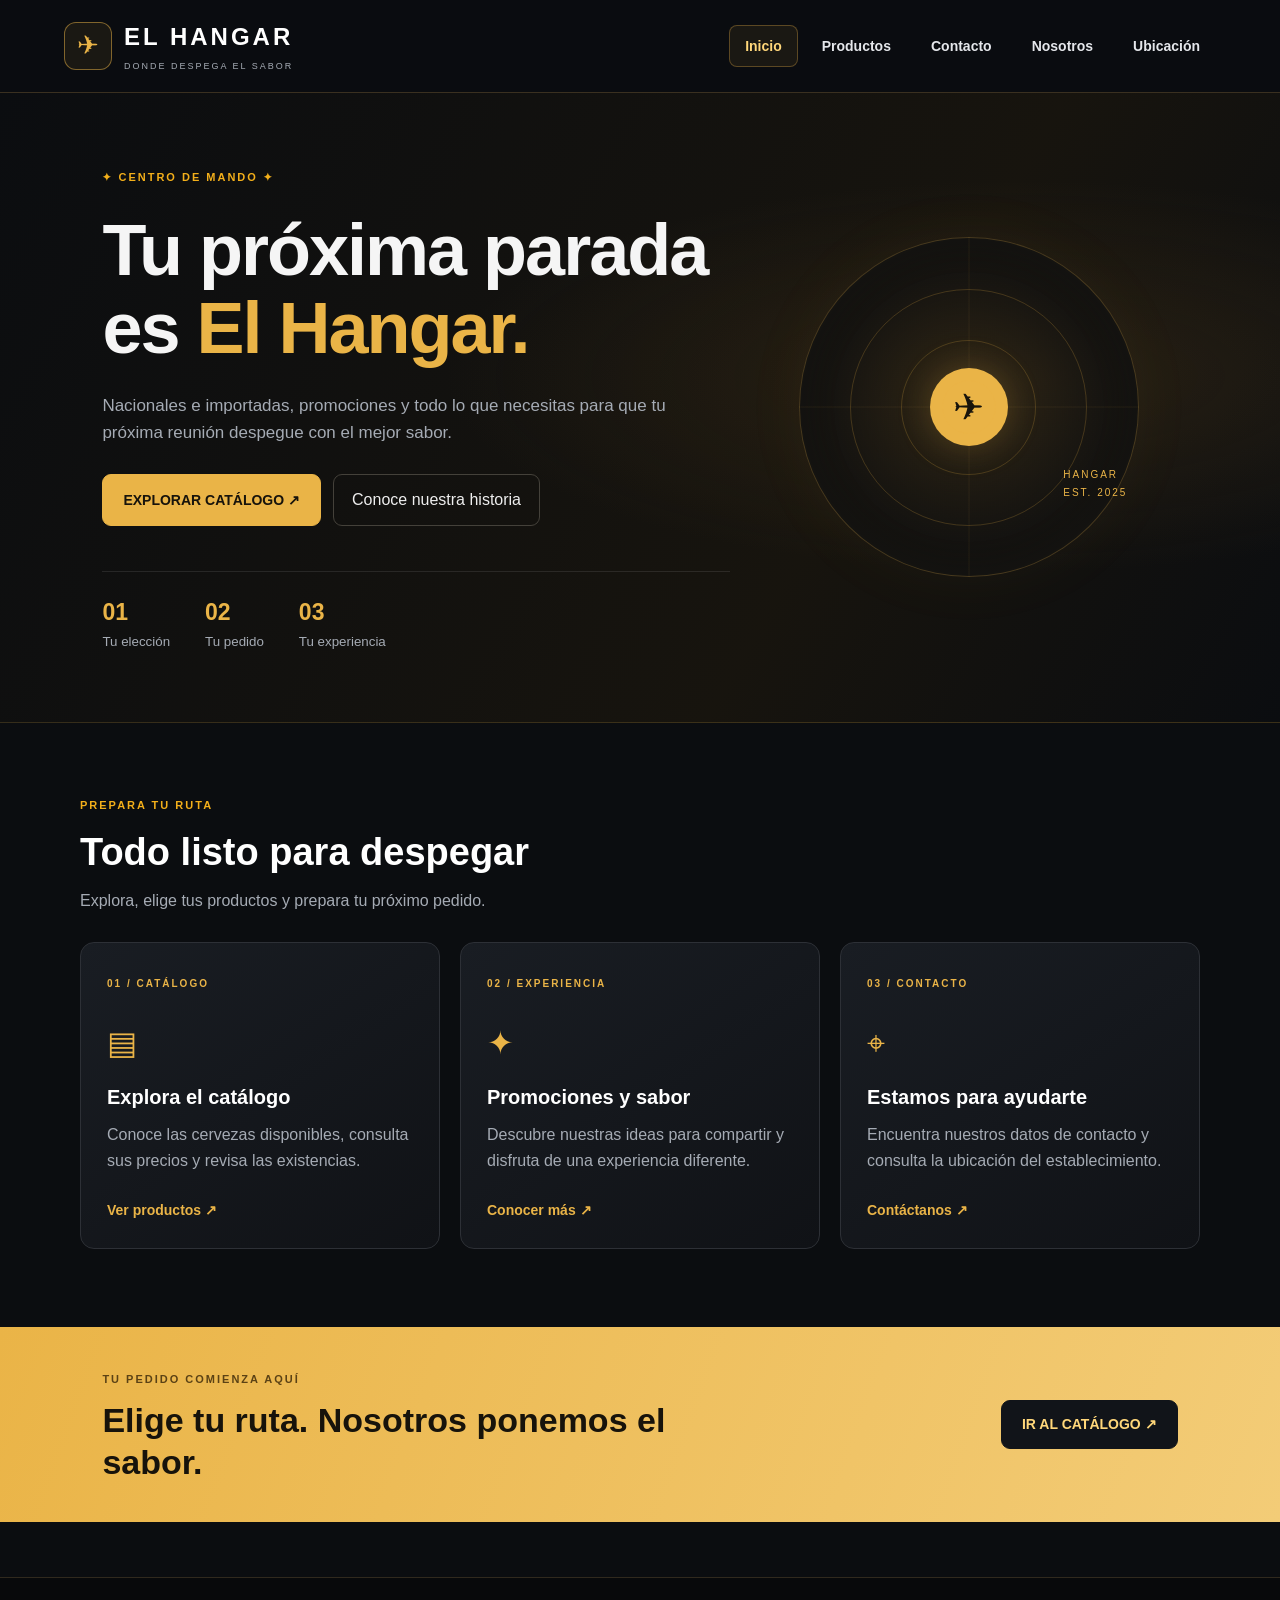
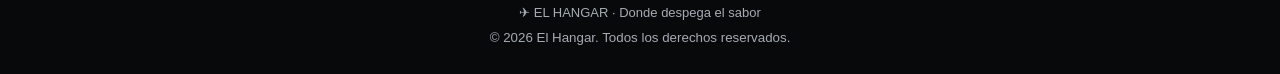
<file: frontend/index.html>
<!DOCTYPE html>
<html lang="es">
<head>
    <meta charset="UTF-8">
    <meta name="viewport" content="width=device-width, initial-scale=1.0">
    <title>El Hangar | Donde despega el sabor</title>
    <link rel="stylesheet" href="css/style.css">
</head>
<body>

<header class="encabezado">
    <a class="marca" href="index.html">
        <span class="marca-icono">✈</span>
        <span>
            <strong>EL HANGAR</strong>
            <small>DONDE DESPEGA EL SABOR</small>
        </span>
    </a>

    <nav>
        <a class="activo" href="index.html">Inicio</a>
        <a href="productos.html">Productos</a>
        <a href="contacto.html">Contacto</a>
        <a href="acerca.html">Nosotros</a>
        <a href="mapa.html">Ubicación</a>
    </nav>
</header>

<main>
    <section class="portada">
        <div class="portada-contenido">
            <span class="etiqueta">✦ CENTRO DE MANDO ✦</span>
            <h1>Tu próxima parada<br>es <span>El Hangar.</span></h1>
            <p>
                Nacionales e importadas, promociones y todo lo que necesitas
                para que tu próxima reunión despegue con el mejor sabor.
            </p>
            <div class="portada-botones">
                <a class="boton" href="productos.html">EXPLORAR CATÁLOGO ↗</a>
                <a class="boton-secundario" href="acerca.html">Conoce nuestra historia</a>
            </div>
            <div class="portada-datos">
                <div><strong>01</strong><small>Tu elección</small></div>
                <div><strong>02</strong><small>Tu pedido</small></div>
                <div><strong>03</strong><small>Tu experiencia</small></div>
            </div>
        </div>
        <div class="portada-decoracion">
            <div class="circulo-radar">
                <div class="radar-anillo anillo-1"></div>
                <div class="radar-anillo anillo-2"></div>
                <div class="radar-anillo anillo-3"></div>
                <div class="radar-centro">✈</div>
                <span class="radar-texto">HANGAR<br>EST. 2025</span>
            </div>
        </div>
    </section>

    <section class="contenedor seccion-inicio">
        <div class="titulo-seccion">
            <span class="etiqueta">PREPARA TU RUTA</span>
            <h2>Todo listo para despegar</h2>
            <p>Explora, elige tus productos y prepara tu próximo pedido.</p>
        </div>

        <div class="tarjetas tarjetas-modernas">
            <article class="tarjeta">
                <span class="numero-tarjeta">01 / CATÁLOGO</span>
                <div class="icono-tarjeta">▤</div>
                <h3>Explora el catálogo</h3>
                <p>Conoce las cervezas disponibles, consulta sus precios y revisa las existencias.</p>
                <a href="productos.html">Ver productos ↗</a>
            </article>

            <article class="tarjeta">
                <span class="numero-tarjeta">02 / EXPERIENCIA</span>
                <div class="icono-tarjeta">✦</div>
                <h3>Promociones y sabor</h3>
                <p>Descubre nuestras ideas para compartir y disfruta de una experiencia diferente.</p>
                <a href="acerca.html">Conocer más ↗</a>
            </article>

            <article class="tarjeta">
                <span class="numero-tarjeta">03 / CONTACTO</span>
                <div class="icono-tarjeta">⌖</div>
                <h3>Estamos para ayudarte</h3>
                <p>Encuentra nuestros datos de contacto y consulta la ubicación del establecimiento.</p>
                <a href="contacto.html">Contáctanos ↗</a>
            </article>
        </div>
    </section>

    <section class="franja-dorada">
        <div>
            <span class="etiqueta">TU PEDIDO COMIENZA AQUÍ</span>
            <h2>Elige tu ruta. Nosotros ponemos el sabor.</h2>
        </div>
        <a class="boton boton-oscuro" href="productos.html">IR AL CATÁLOGO ↗</a>
    </section>
</main>

<footer>
    <p>✈ EL HANGAR · Donde despega el sabor</p>
    <small>© 2026 El Hangar. Todos los derechos reservados.</small>
</footer>

</body>
</html>
</file>
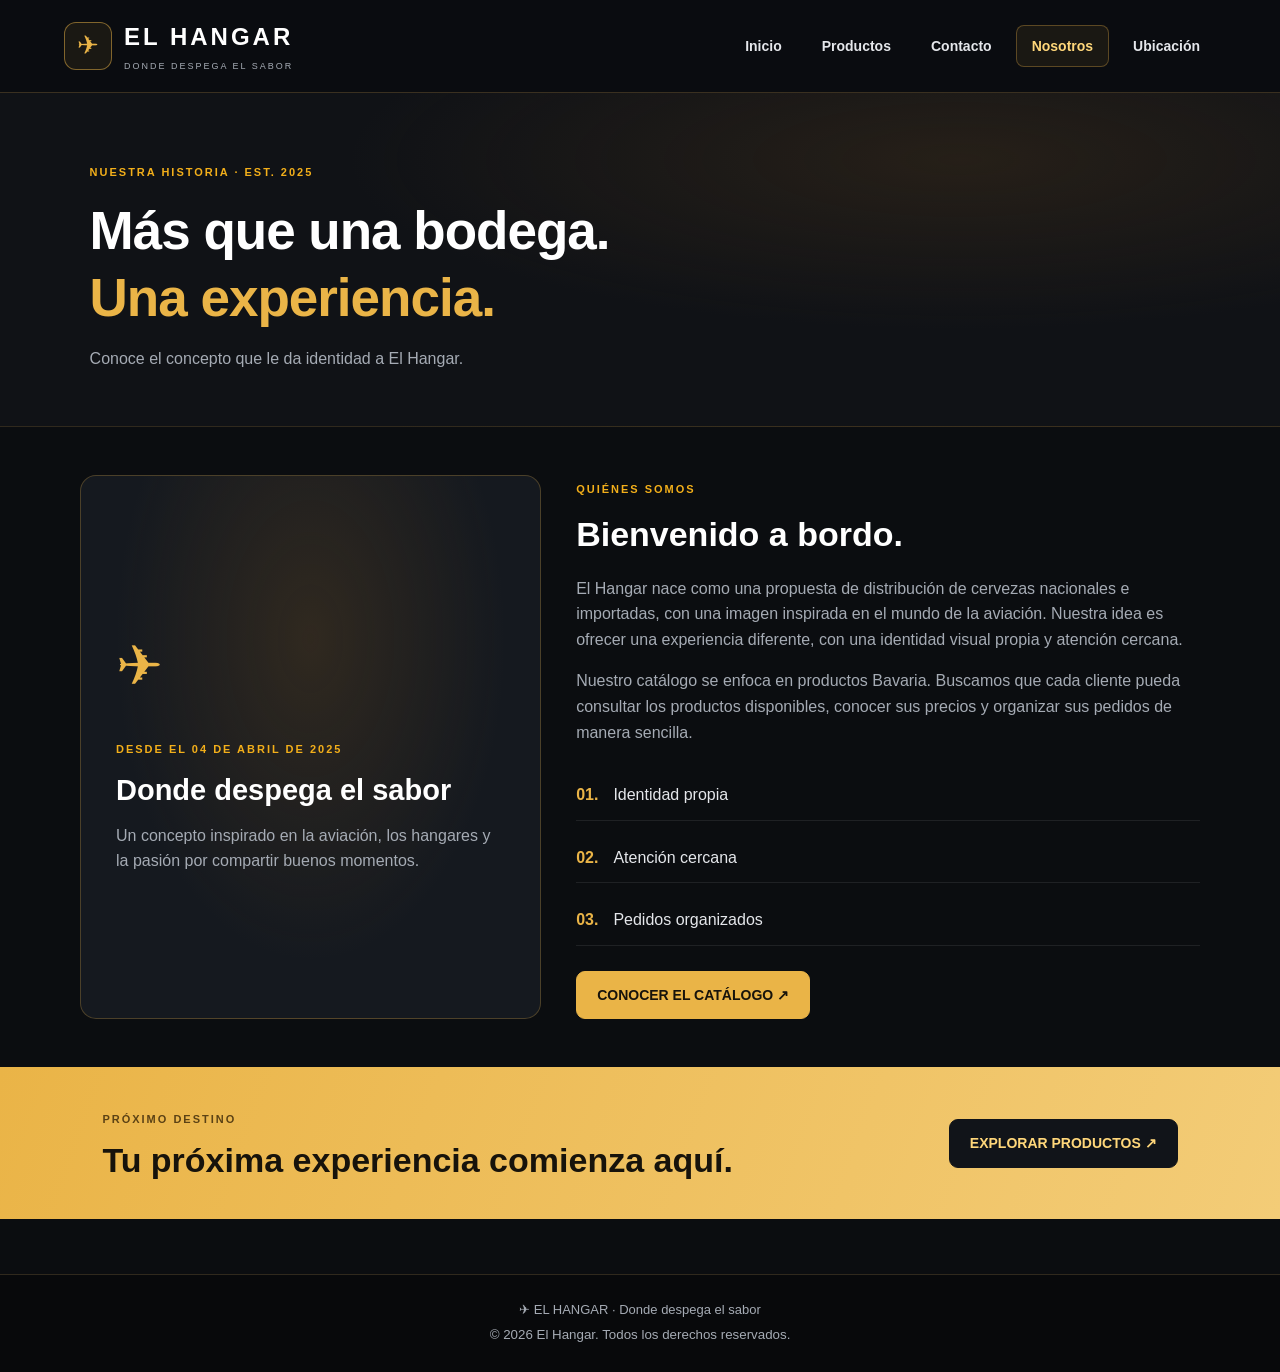
<file: frontend/acerca.html>
<!DOCTYPE html>
<html lang="es">
<head>
    <meta charset="UTF-8">
    <meta name="viewport" content="width=device-width, initial-scale=1.0">
    <title>Nosotros | El Hangar</title>
    <link rel="stylesheet" href="css/style.css">
</head>
<body>

<header class="encabezado">
    <a class="marca" href="index.html">
        <span class="marca-icono">✈</span>
        <span><strong>EL HANGAR</strong><small>DONDE DESPEGA EL SABOR</small></span>
    </a>
    <nav>
        <a href="index.html">Inicio</a>
        <a href="productos.html">Productos</a>
        <a href="contacto.html">Contacto</a>
        <a class="activo" href="acerca.html">Nosotros</a>
        <a href="mapa.html">Ubicación</a>
    </nav>
</header>

<main>
    <section class="cabecera-pagina">
        <span class="etiqueta">NUESTRA HISTORIA · EST. 2025</span>
        <h1>Más que una bodega.<br><span>Una experiencia.</span></h1>
        <p>Conoce el concepto que le da identidad a El Hangar.</p>
    </section>

    <section class="contenedor historia-layout">
        <div class="historia-destacada">
            <span class="historia-icono">✈</span>
            <span class="texto-superior">DESDE EL 04 DE ABRIL DE 2025</span>
            <h2>Donde despega el sabor</h2>
            <p>Un concepto inspirado en la aviación, los hangares y la pasión por compartir buenos momentos.</p>
        </div>

        <div class="historia-texto">
            <span class="etiqueta">QUIÉNES SOMOS</span>
            <h2>Bienvenido a bordo.</h2>
            <p>
                El Hangar nace como una propuesta de distribución de cervezas
                nacionales e importadas, con una imagen inspirada en el mundo
                de la aviación. Nuestra idea es ofrecer una experiencia
                diferente, con una identidad visual propia y atención cercana.
            </p>
            <p>
                Nuestro catálogo se enfoca en productos Bavaria. Buscamos que
                cada cliente pueda consultar los productos disponibles,
                conocer sus precios y organizar sus pedidos de manera sencilla.
            </p>

            <div class="valores">
                <div><strong>01.</strong><span>Identidad propia</span></div>
                <div><strong>02.</strong><span>Atención cercana</span></div>
                <div><strong>03.</strong><span>Pedidos organizados</span></div>
            </div>

            <a class="boton" href="productos.html">CONOCER EL CATÁLOGO ↗</a>
        </div>
    </section>

    <section class="franja-dorada">
        <div>
            <span class="etiqueta">PRÓXIMO DESTINO</span>
            <h2>Tu próxima experiencia comienza aquí.</h2>
        </div>
        <a class="boton boton-oscuro" href="productos.html">EXPLORAR PRODUCTOS ↗</a>
    </section>
</main>

<footer>
    <p>✈ EL HANGAR · Donde despega el sabor</p>
    <small>© 2026 El Hangar. Todos los derechos reservados.</small>
</footer>

</body>
</html>
</file>
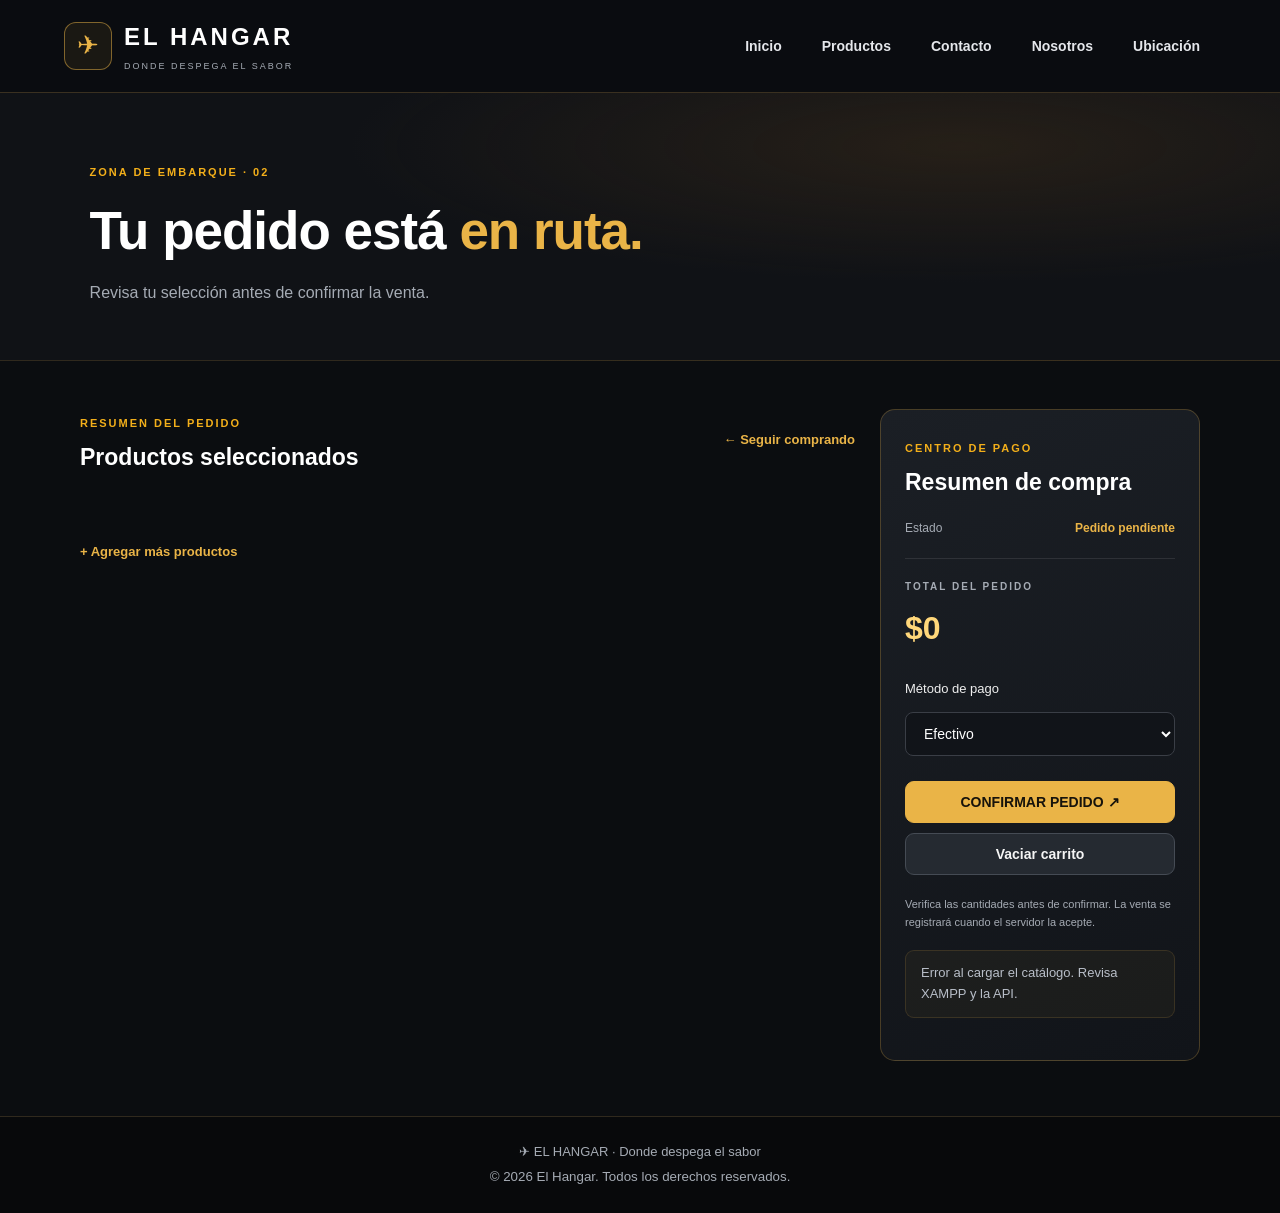
<file: frontend/carrito.html>
<!DOCTYPE html>
<html lang="es">
<head>
    <meta charset="UTF-8">
    <meta name="viewport" content="width=device-width, initial-scale=1.0">
    <title>Tu pedido | El Hangar</title>
    <link rel="stylesheet" href="css/style.css">
</head>
<body>

<header class="encabezado">
    <a class="marca" href="index.html">
        <span class="marca-icono">✈</span>
        <span><strong>EL HANGAR</strong><small>DONDE DESPEGA EL SABOR</small></span>
    </a>
    <nav>
        <a href="index.html">Inicio</a>
        <a href="productos.html">Productos</a>
        <a href="contacto.html">Contacto</a>
        <a href="acerca.html">Nosotros</a>
        <a href="mapa.html">Ubicación</a>
    </nav>
</header>

<main>
    <section class="cabecera-pagina">
        <span class="etiqueta">ZONA DE EMBARQUE · 02</span>
        <h1>Tu pedido está <span>en ruta.</span></h1>
        <p>Revisa tu selección antes de confirmar la venta.</p>
    </section>

    <section class="contenedor carrito-layout">
        <div class="carrito-principal">
            <div class="titulo-carrito">
                <div>
                    <span class="texto-superior">RESUMEN DEL PEDIDO</span>
                    <h2>Productos seleccionados</h2>
                </div>
                <a class="enlace-volver" href="productos.html">← Seguir comprando</a>
            </div>

            <div id="resumen-carrito"></div>

            <div class="volver-catalogo">
                <a href="productos.html">+ Agregar más productos</a>
            </div>
        </div>

        <aside class="resumen-pago">
            <span class="texto-superior">CENTRO DE PAGO</span>
            <h2>Resumen de compra</h2>

            <div class="fila-resumen">
                <span>Estado</span>
                <strong>Pedido pendiente</strong>
            </div>

            <div class="separador"></div>

            <div class="total-label">TOTAL DEL PEDIDO</div>
            <div id="total-carrito">$0</div>

            <label for="metodo-pago">Método de pago</label>
            <select id="metodo-pago">
                <option value="Efectivo">Efectivo</option>
                <option value="Transferencia">Transferencia</option>
            </select>

            <button id="confirmar-venta" class="boton-confirmar" type="button">
                CONFIRMAR PEDIDO ↗
            </button>

            <button id="vaciar-carrito" class="boton-vaciar" type="button">
                Vaciar carrito
            </button>

            <p class="nota-pago">Verifica las cantidades antes de confirmar. La venta se registrará cuando el servidor la acepte.</p>
            <p id="mensaje" role="status" aria-live="polite"></p>
        </aside>
    </section>
</main>

<footer>
    <p>✈ EL HANGAR · Donde despega el sabor</p>
    <small>© 2026 El Hangar. Todos los derechos reservados.</small>
</footer>

<script src="js/script.js"></script>
</body>
</html>
</file>
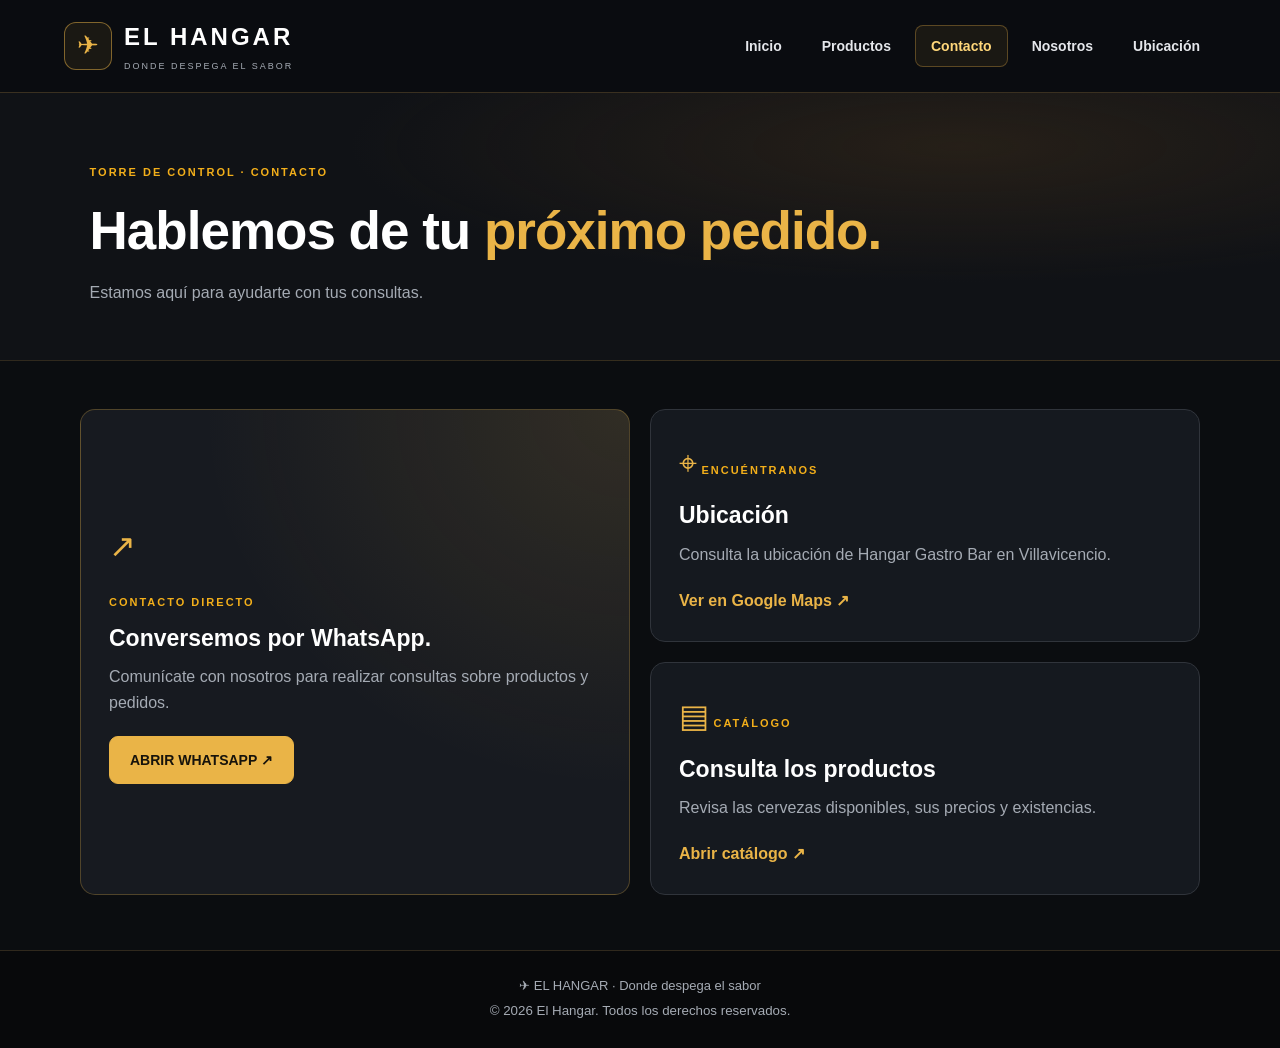
<file: frontend/contacto.html>
<!DOCTYPE html>
<html lang="es">
<head>
    <meta charset="UTF-8">
    <meta name="viewport" content="width=device-width, initial-scale=1.0">
    <title>Contacto | El Hangar</title>
    <link rel="stylesheet" href="css/style.css">
</head>
<body>

<header class="encabezado">
    <a class="marca" href="index.html">
        <span class="marca-icono">✈</span>
        <span><strong>EL HANGAR</strong><small>DONDE DESPEGA EL SABOR</small></span>
    </a>
    <nav>
        <a href="index.html">Inicio</a>
        <a href="productos.html">Productos</a>
        <a class="activo" href="contacto.html">Contacto</a>
        <a href="acerca.html">Nosotros</a>
        <a href="mapa.html">Ubicación</a>
    </nav>
</header>

<main>
    <section class="cabecera-pagina">
        <span class="etiqueta">TORRE DE CONTROL · CONTACTO</span>
        <h1>Hablemos de tu <span>próximo pedido.</span></h1>
        <p>Estamos aquí para ayudarte con tus consultas.</p>
    </section>

    <section class="contenedor">
        <div class="contacto-grid">
            <article class="contacto-card contacto-principal">
                <span class="icono-contacto">↗</span>
                <span class="texto-superior">CONTACTO DIRECTO</span>
                <h2>Conversemos por WhatsApp.</h2>
                <p>Comunícate con nosotros para realizar consultas sobre productos y pedidos.</p>
                <a class="boton" href="https://wa.me/573118098212" target="_blank" rel="noopener noreferrer">
                    ABRIR WHATSAPP ↗
                </a>
            </article>

            <article class="contacto-card">
                <span class="icono-contacto">⌖</span>
                <span class="texto-superior">ENCUÉNTRANOS</span>
                <h2>Ubicación</h2>
                <p>Consulta la ubicación de Hangar Gastro Bar en Villavicencio.</p>
                <a href="https://www.google.com/maps/search/?api=1&query=Hangar+Gastro+Bar+Villavicencio"
                   target="_blank" rel="noopener noreferrer">Ver en Google Maps ↗</a>
            </article>

            <article class="contacto-card">
                <span class="icono-contacto">▤</span>
                <span class="texto-superior">CATÁLOGO</span>
                <h2>Consulta los productos</h2>
                <p>Revisa las cervezas disponibles, sus precios y existencias.</p>
                <a href="productos.html">Abrir catálogo ↗</a>
            </article>
        </div>
    </section>
</main>

<footer>
    <p>✈ EL HANGAR · Donde despega el sabor</p>
    <small>© 2026 El Hangar. Todos los derechos reservados.</small>
</footer>

</body>
</html>
</file>
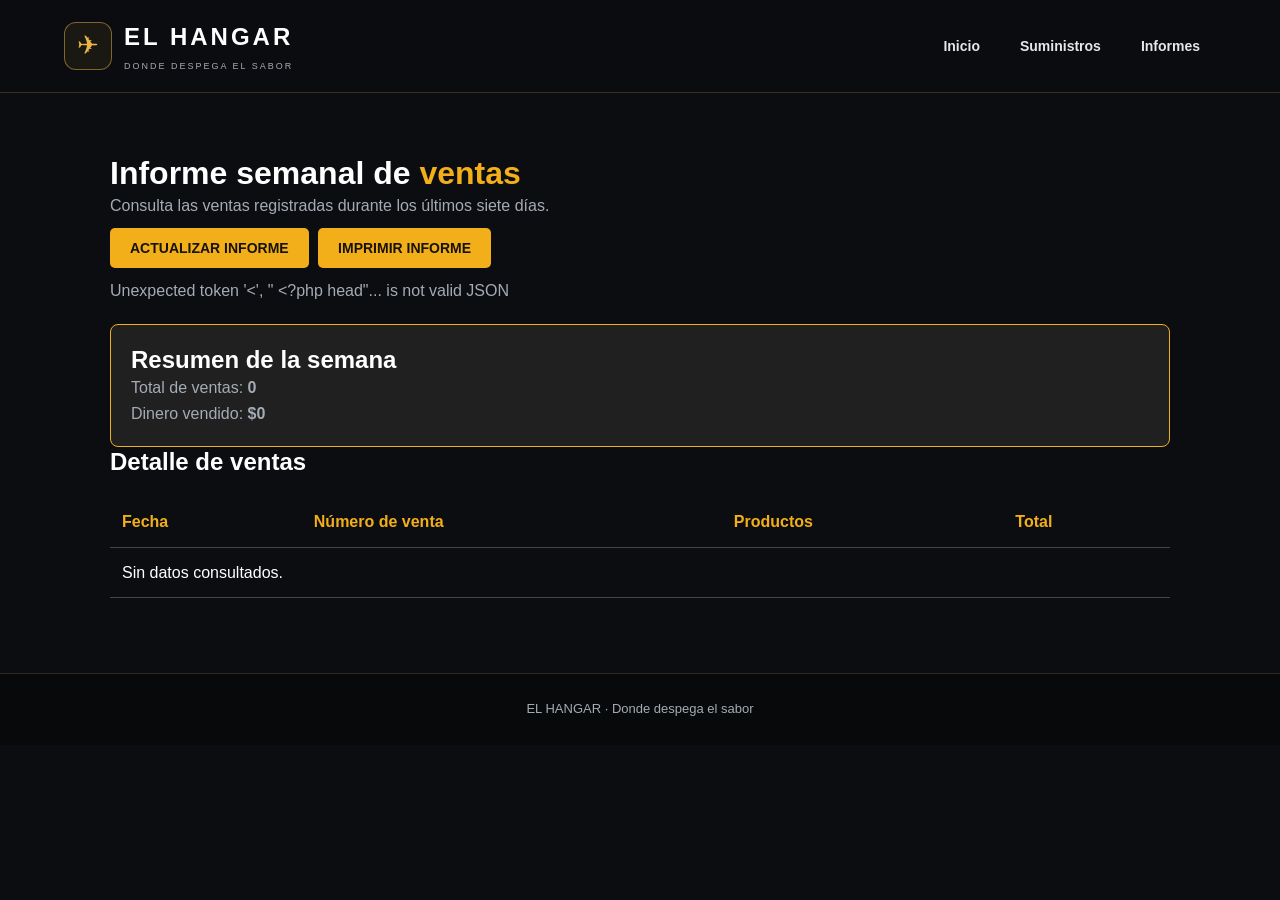
<file: frontend/informes.html>
<!DOCTYPE html>
<html lang="es">
<head>
    <meta charset="UTF-8">
    <meta name="viewport" content="width=device-width, initial-scale=1.0">
    <title>Informes semanales | El Hangar</title>
    <link rel="stylesheet" href="css/style.css">

    <style>
        .informe-contenido {
            max-width: 1100px;
            margin: 40px auto;
            padding: 20px;
            color: white;
        }

        .informe-contenido h1 span {
            color: #f3af1a;
        }

        .informe-boton {
            padding: 12px 20px;
            margin: 10px 5px 10px 0;
            background: #f3af1a;
            border: none;
            border-radius: 5px;
            font-weight: bold;
            cursor: pointer;
        }

        .informe-resumen {
            padding: 20px;
            margin-top: 20px;
            background: #202020;
            border: 1px solid #f3af1a;
            border-radius: 8px;
        }

        .tabla-contenedor {
            overflow-x: auto;
        }

        .informe-tabla {
            width: 100%;
            border-collapse: collapse;
            margin-top: 20px;
        }

        .informe-tabla th,
        .informe-tabla td {
            padding: 12px;
            border-bottom: 1px solid #444;
            text-align: left;
        }

        .informe-tabla th {
            color: #f3af1a;
        }

        @media print {
            header, footer, .informe-boton {
                display: none !important;
            }

            body, .informe-contenido {
                background: white !important;
                color: black !important;
            }

            .informe-resumen {
                background: white;
                color: black;
            }
        }
    </style>
</head>
<body>

<header class="encabezado">
    <a class="marca" href="index.html">
        <span class="marca-icono">✈</span>
        <span>
            <strong>EL HANGAR</strong>
            <small>DONDE DESPEGA EL SABOR</small>
        </span>
    </a>

    <nav>
        <a href="index.html">Inicio</a>
        <a href="productos.html">Suministros</a>
        <a href="informes.html">Informes</a>
    </nav>
</header>

<main class="informe-contenido">
    <h1>Informe semanal de <span>ventas</span></h1>
    <p>Consulta las ventas registradas durante los últimos siete días.</p>

    <button class="informe-boton" id="actualizar-informe">
        ACTUALIZAR INFORME
    </button>

    <button class="informe-boton" onclick="window.print()">
        IMPRIMIR INFORME
    </button>

    <p id="estado-informe">Presiona actualizar para consultar los datos.</p>

    <section class="informe-resumen">
        <h2>Resumen de la semana</h2>
        <p>Total de ventas: <strong id="numero-ventas">0</strong></p>
        <p>Dinero vendido: <strong id="dinero-vendido">$0</strong></p>
    </section>

    <h2>Detalle de ventas</h2>

    <div class="tabla-contenedor">
        <table class="informe-tabla">
            <thead>
                <tr>
                    <th>Fecha</th>
                    <th>Número de venta</th>
                    <th>Productos</th>
                    <th>Total</th>
                </tr>
            </thead>
            <tbody id="tabla-ventas">
                <tr>
                    <td colspan="4">Sin datos consultados.</td>
                </tr>
            </tbody>
        </table>
    </div>
</main>

<footer>
    <p>EL HANGAR · Donde despega el sabor</p>
</footer>

<script>
async function cargarInforme() {
    const estado = document.getElementById("estado-informe");
    const tabla = document.getElementById("tabla-ventas");

    estado.textContent = "Consultando ventas...";

    try {
        const respuesta = await fetch("../api/informe_semanal.php");
        const datos = await respuesta.json();

        if (!respuesta.ok || datos.error) {
            throw new Error(datos.error || "Error al consultar el informe.");
        }

        document.getElementById("numero-ventas").textContent =
            datos.total_ventas;

        document.getElementById("dinero-vendido").textContent =
            "$" + Number(datos.dinero_vendido).toLocaleString("es-CO");

        tabla.innerHTML = "";

        if (datos.ventas.length === 0) {
            tabla.innerHTML =
                '<tr><td colspan="4">No hay ventas registradas en los últimos siete días.</td></tr>';
        } else {
            datos.ventas.forEach(function(venta) {
                const fila = document.createElement("tr");

                const fecha = document.createElement("td");
                fecha.textContent = venta.fecha;

                const id = document.createElement("td");
                id.textContent = "#" + venta.id;

                const productos = document.createElement("td");
                productos.textContent = venta.productos;

                const total = document.createElement("td");
                total.textContent =
                    "$" + Number(venta.total).toLocaleString("es-CO");

                fila.append(fecha, id, productos, total);
                tabla.appendChild(fila);
            });
        }

        estado.textContent = "Informe actualizado correctamente.";

    } catch (error) {
        console.error(error);
        estado.textContent = error.message;
    }
}

document.getElementById("actualizar-informe")
    .addEventListener("click", cargarInforme);

cargarInforme();
</script>

</body>
</html>
</file>
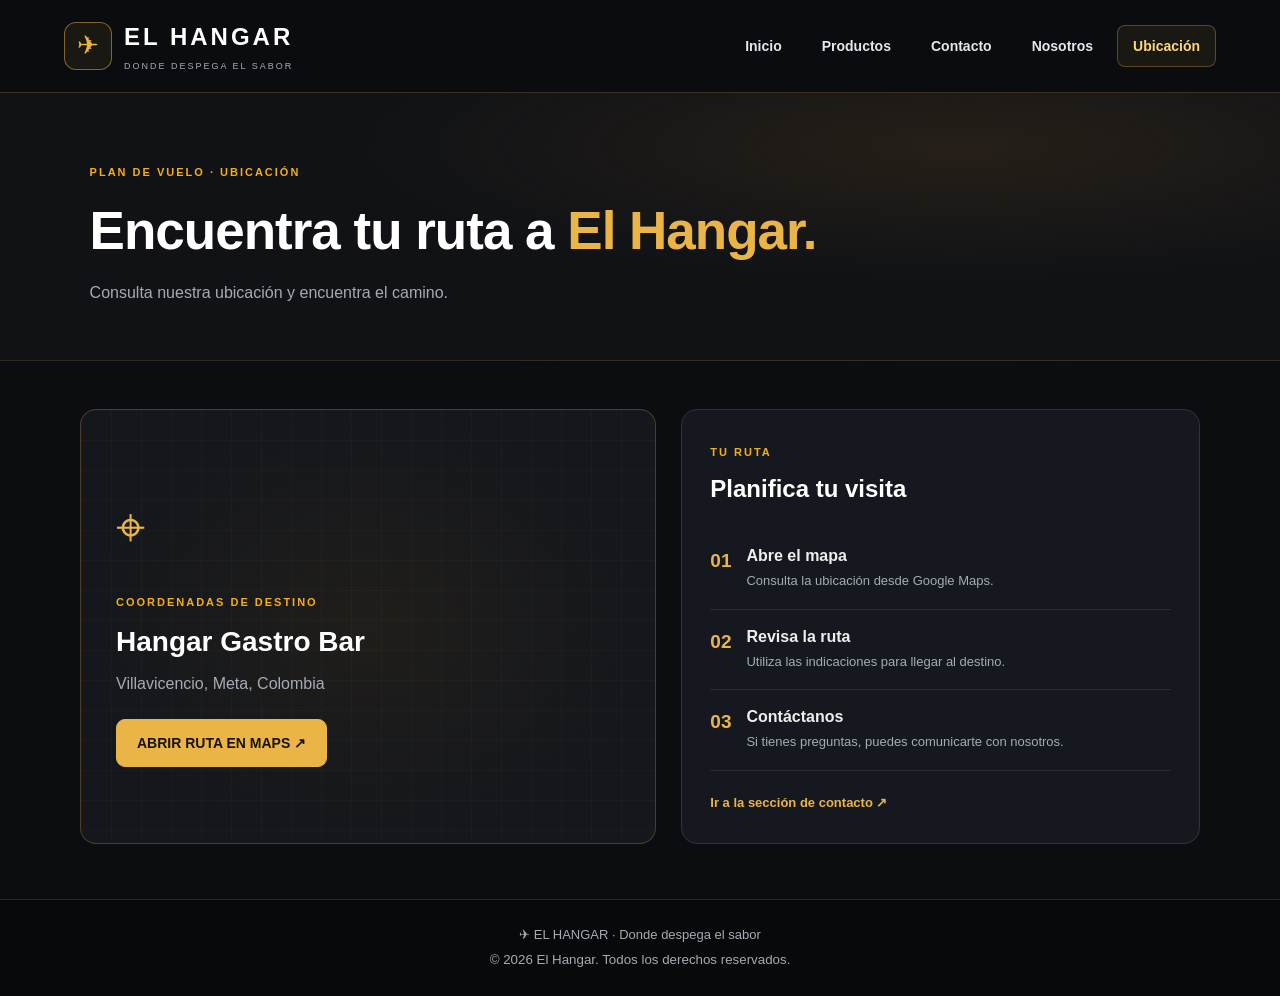
<file: frontend/mapa.html>
<!DOCTYPE html>
<html lang="es">
<head>
    <meta charset="UTF-8">
    <meta name="viewport" content="width=device-width, initial-scale=1.0">
    <title>Ubicación | El Hangar</title>
    <link rel="stylesheet" href="css/style.css">
</head>
<body>

<header class="encabezado">
    <a class="marca" href="index.html">
        <span class="marca-icono">✈</span>
        <span><strong>EL HANGAR</strong><small>DONDE DESPEGA EL SABOR</small></span>
    </a>
    <nav>
        <a href="index.html">Inicio</a>
        <a href="productos.html">Productos</a>
        <a href="contacto.html">Contacto</a>
        <a href="acerca.html">Nosotros</a>
        <a class="activo" href="mapa.html">Ubicación</a>
    </nav>
</header>

<main>
    <section class="cabecera-pagina">
        <span class="etiqueta">PLAN DE VUELO · UBICACIÓN</span>
        <h1>Encuentra tu ruta a <span>El Hangar.</span></h1>
        <p>Consulta nuestra ubicación y encuentra el camino.</p>
    </section>

    <section class="contenedor ubicacion-layout">
        <div class="mapa-panel">
            <div class="mapa-simbolo">⌖</div>
            <span class="etiqueta">COORDENADAS DE DESTINO</span>
            <h2>Hangar Gastro Bar</h2>
            <p>Villavicencio, Meta, Colombia</p>
            <a class="boton" href="https://www.google.com/maps/search/?api=1&query=Hangar+Gastro+Bar+Villavicencio"
               target="_blank" rel="noopener noreferrer">ABRIR RUTA EN MAPS ↗</a>
        </div>

        <div class="ruta-pasos">
            <span class="texto-superior">TU RUTA</span>
            <h2>Planifica tu visita</h2>

            <div class="paso-ruta">
                <strong>01</strong>
                <div><h3>Abre el mapa</h3><p>Consulta la ubicación desde Google Maps.</p></div>
            </div>

            <div class="paso-ruta">
                <strong>02</strong>
                <div><h3>Revisa la ruta</h3><p>Utiliza las indicaciones para llegar al destino.</p></div>
            </div>

            <div class="paso-ruta">
                <strong>03</strong>
                <div><h3>Contáctanos</h3><p>Si tienes preguntas, puedes comunicarte con nosotros.</p></div>
            </div>

            <a href="contacto.html">Ir a la sección de contacto ↗</a>
        </div>
    </section>
</main>

<footer>
    <p>✈ EL HANGAR · Donde despega el sabor</p>
    <small>© 2026 El Hangar. Todos los derechos reservados.</small>
</footer>

</body>
</html>
</file>
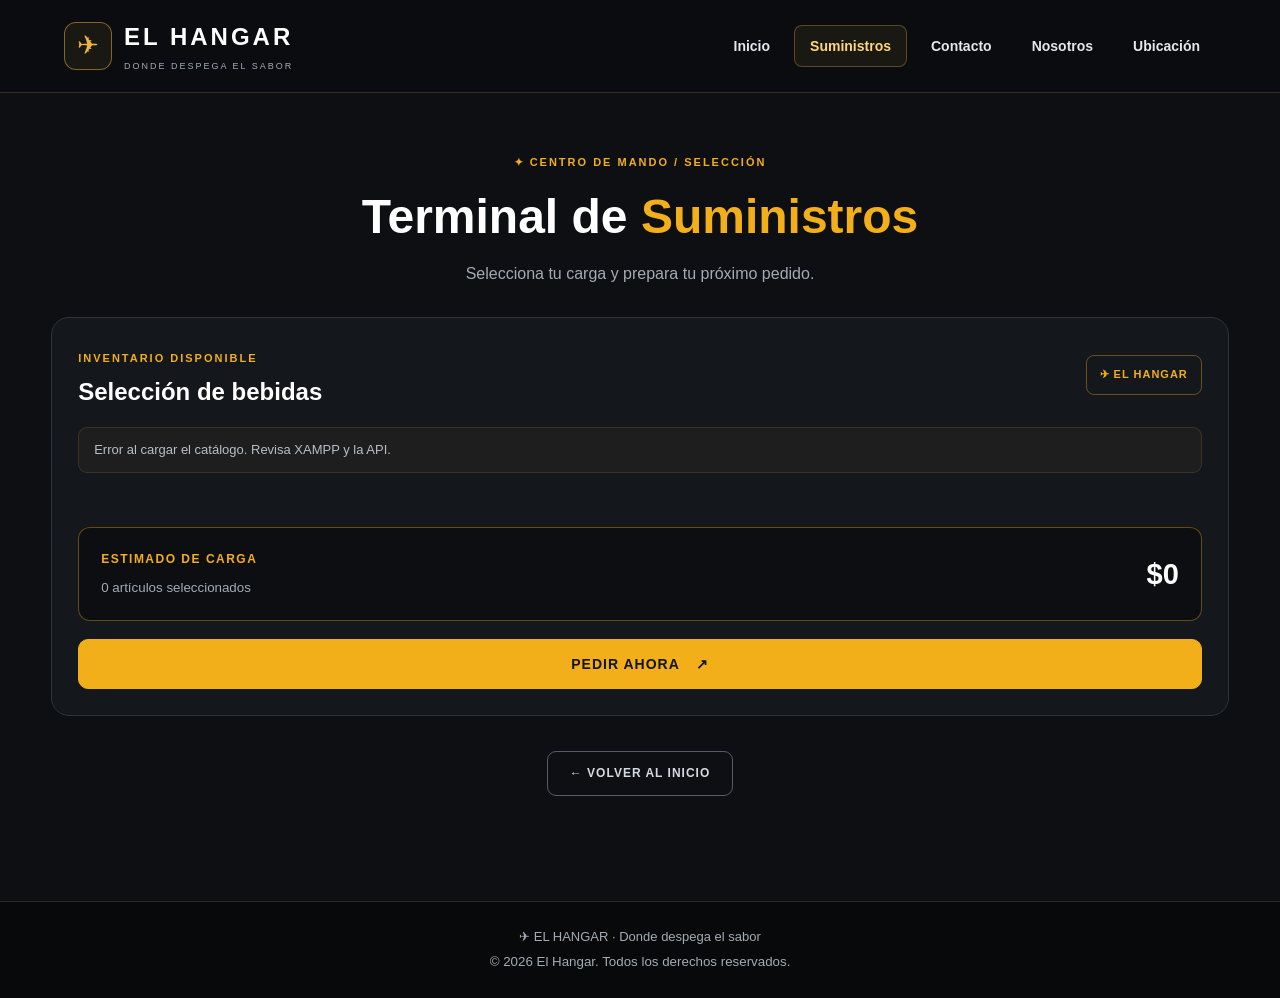
<file: frontend/productos.html>
<!DOCTYPE html>
<html lang="es">
<head>
    <meta charset="UTF-8">
    <meta name="viewport" content="width=device-width, initial-scale=1.0">
    <title>Terminal de Suministros | El Hangar</title>
    <link rel="stylesheet" href="css/style.css">
</head>
<body class="pagina-terminal">

<header class="encabezado">
    <a class="marca" href="index.html">
        <span class="marca-icono">✈</span>
        <span>
            <strong>EL HANGAR</strong>
            <small>DONDE DESPEGA EL SABOR</small>
        </span>
    </a>

    <nav>
        <a href="index.html">Inicio</a>
        <a class="activo" href="productos.html">Suministros</a>
        <a href="contacto.html">Contacto</a>
        <a href="acerca.html">Nosotros</a>
        <a href="mapa.html">Ubicación</a>
    </nav>
</header>

<main class="terminal-contenido">

    <section class="terminal-titulo">
        <span class="etiqueta">✦ CENTRO DE MANDO / SELECCIÓN</span>
        <h1>Terminal de <span>Suministros</span></h1>
        <p>Selecciona tu carga y prepara tu próximo pedido.</p>
    </section>

    <section class="catalogo-terminal">
        <div class="terminal-barra">
            <div>
                <span class="texto-superior">INVENTARIO DISPONIBLE</span>
                <h2>Selección de bebidas</h2>
            </div>
            <span class="sello">✈ EL HANGAR</span>
        </div>

        <p id="mensaje" role="status">Cargando suministros...</p>

        <div id="lista-productos" class="lista-productos"></div>

        <div class="estimado-carga">
            <div>
                <span>ESTIMADO DE CARGA</span>
                <small id="cantidad-articulos">0 artículos seleccionados</small>
            </div>
            <strong id="total-catalogo">$0</strong>
        </div>

        <button type="button" id="pedir-ahora" class="boton-pedir">
            PEDIR AHORA <span>↗</span>
        </button>
    </section>

    <section id="ticket-pedido" class="ticket-seccion" hidden>
        <div class="ticket">
            <div class="ticket-cabecera">
                <span class="ticket-logo">✈</span>
                <div>
                    <h2>EL HANGAR</h2>
                    <p>TIQUETE DE SUMINISTROS</p>
                </div>
            </div>

            <div class="ticket-linea"></div>

            <span class="ticket-etiqueta">RESUMEN DE CARGA</span>
            <h3>Detalle del pedido</h3>

            <div id="detalle-ticket"></div>

            <div class="ticket-linea"></div>

            <div class="ticket-total">
                <span>TOTAL DEL PEDIDO</span>
                <strong id="total-ticket">$0</strong>
            </div>

            <label for="medio-pago">SELECCIONA EL MEDIO DE PAGO</label>
            <select id="medio-pago">
                <option value="Efectivo">Efectivo</option>
                <option value="Transferencia">Transferencia</option>
                <option value="Tarjeta">Tarjeta</option>
            </select>

            <button type="button" id="finalizar-pedido"
                    class="boton-finalizar">
                FINALIZAR PEDIDO ↗
            </button>

            <p class="ticket-nota">
                Al continuar, se abrirá WhatsApp con los productos,
                las cantidades, el total y el medio de pago elegido.
            </p>
        </div>
    </section>

    <div class="terminal-volver">
        <a href="index.html" class="boton-volver">← VOLVER AL INICIO</a>
    </div>

</main>

<footer>
    <p>✈ EL HANGAR · Donde despega el sabor</p>
    <small>© 2026 El Hangar. Todos los derechos reservados.</small>
</footer>

<script src="js/script.js"></script>
</body>
</html>
</file>
<file: frontend/css/style.css>
/* ========================================
   EL HANGAR - DISEÑO PRINCIPAL
   ======================================== */

:root {
    --gold: #eab447;
    --gold-light: #ffd77a;
    --bg: #0b0d10;
    --surface: #14171c;
    --surface-2: #1b1f25;
    --border: #2d3036;
    --text: #f5f5f5;
    --muted: #a5abb4;
    --radius: 14px;
}

* {
    margin: 0;
    padding: 0;
    box-sizing: border-box;
}

html {
    scroll-behavior: smooth;
}

body {
    min-height: 100vh;
    background: var(--bg);
    color: var(--text);
    font-family: "Segoe UI", Arial, sans-serif;
    font-size: 16px;
    line-height: 1.6;
}

img {
    max-width: 100%;
}

a {
    color: var(--gold-light);
    text-decoration: none;
}

a:hover {
    color: #ffffff;
}

h1, h2, h3 {
    line-height: 1.25;
}

p {
    color: var(--muted);
}

/* ENCABEZADO */

.encabezado {
    background: rgba(11, 13, 16, 0.97);
    padding: 26px 5%;
    text-align: center;
    border-bottom: 1px solid #3a3020;
}

.encabezado h1 {
    color: var(--gold);
    font-size: clamp(28px, 4vw, 40px);
    font-weight: 800;
    letter-spacing: 4px;
}

.encabezado > p {
    margin-top: 7px;
    color: #b8bbc1;
    font-size: 14px;
    letter-spacing: 1.5px;
}

/* NAVEGACIÓN */

nav {
    display: flex;
    justify-content: center;
    align-items: center;
    flex-wrap: wrap;
    gap: 8px;
    margin-top: 22px;
}

nav a {
    display: inline-block;
    padding: 9px 15px;
    color: #e5e7eb;
    font-size: 14px;
    font-weight: 600;
    border: 1px solid transparent;
    border-radius: 8px;
    transition: 0.2s ease;
}

nav a:hover {
    color: var(--gold-light);
    background: #eab44712;
    border-color: #eab44750;
}

/* PORTADA PRINCIPAL */

.bienvenida {
    min-height: 420px;
    padding: 85px 20px;
    display: flex;
    flex-direction: column;
    justify-content: center;
    align-items: center;
    text-align: center;
    background:
        radial-gradient(ellipse at 50% 20%, #46351b 0%, #211b12 35%, #0b0d10 76%);
    border-bottom: 1px solid #30291d;
}

.etiqueta {
    color: var(--gold);
    font-size: 12px;
    font-weight: 800;
    letter-spacing: 5px;
    text-transform: uppercase;
}

.bienvenida h2 {
    max-width: 850px;
    margin: 18px 0;
    color: #ffffff;
    font-size: clamp(34px, 6vw, 58px);
    font-weight: 800;
    letter-spacing: -1px;
}

.bienvenida p {
    max-width: 620px;
    margin-bottom: 28px;
    color: #c0c3ca;
    font-size: 17px;
}

/* BOTONES Y ENLACES DESTACADOS */

.boton,
button {
    display: inline-flex;
    justify-content: center;
    align-items: center;
    gap: 8px;
    padding: 12px 20px;
    border: 1px solid var(--gold);
    border-radius: 9px;
    background: var(--gold);
    color: #17130b;
    font-family: inherit;
    font-size: 14px;
    font-weight: 800;
    text-align: center;
    cursor: pointer;
    transition: background 0.2s ease, transform 0.2s ease;
}

.boton:hover,
button:hover {
    background: var(--gold-light);
    color: #17130b;
    transform: translateY(-2px);
}

button:disabled {
    opacity: 0.45;
    cursor: not-allowed;
    transform: none;
}

/* CONTENEDORES Y TÍTULOS */

.contenedor {
    width: min(1120px, 90%);
    min-height: 280px;
    margin: 48px auto;
}

.contenedor > h2 {
    margin-bottom: 12px;
    color: var(--gold);
    font-size: clamp(27px, 4vw, 35px);
}

.contenedor > p {
    margin-bottom: 16px;
}

.contenedor > h3 {
    margin: 24px 0 12px;
    color: #ffffff;
}

/* TARJETAS DE LA PÁGINA PRINCIPAL */

.tarjetas {
    display: grid;
    grid-template-columns: repeat(auto-fit, minmax(230px, 1fr));
    gap: 20px;
    margin-top: 28px;
}

.tarjeta {
    margin: 0;
    padding: 25px;
    background: var(--surface);
    border: 1px solid var(--border);
    border-radius: var(--radius);
    transition: border-color 0.2s ease, transform 0.2s ease;
}

.tarjeta:hover {
    border-color: #a98237;
    transform: translateY(-4px);
}

.tarjeta h3 {
    margin-bottom: 12px;
    color: var(--gold-light);
    font-size: 20px;
}

.tarjeta p {
    margin-bottom: 10px;
}

.tarjeta a:not(.boton) {
    display: inline-block;
    margin-top: 10px;
}

/* CATÁLOGO */

.lista-productos {
    display: grid;
    grid-template-columns: repeat(auto-fit, minmax(235px, 1fr));
    align-items: stretch;
    gap: 22px;
    margin: 30px 0;
}

.producto {
    display: flex;
    flex-direction: column;
    min-width: 0;
    padding: 20px;
    margin: 0;
    overflow: hidden;
    background: var(--surface);
    border: 1px solid var(--border);
    border-radius: var(--radius);
    box-shadow: 0 8px 24px #00000020;
    transition: border-color 0.2s ease, transform 0.2s ease;
}

.producto:hover {
    border-color: #a98237;
    transform: translateY(-4px);
}

.producto img {
    display: block;
    width: 100%;
    height: 175px;
    margin-bottom: 18px;
    padding: 10px;
    object-fit: contain;
    background: #ffffff06;
    border-radius: 10px;
}

.producto h3 {
    margin-bottom: 12px;
    color: #ffffff;
    font-size: 21px;
}

.producto p {
    margin: 5px 0;
    font-size: 14px;
}

.producto p:nth-of-type(2) {
    margin-top: 12px;
    color: var(--gold-light);
    font-size: 21px;
    font-weight: 800;
}

.producto button {
    width: 100%;
    margin-top: auto;
    padding: 12px 10px;
    margin-top: 18px;
}

/* CARRITO */

#resumen-carrito {
    display: grid;
    gap: 14px;
    margin: 25px 0;
}

.fila-carrito {
    display: grid;
    grid-template-columns: minmax(120px, 1fr) auto auto;
    align-items: center;
    gap: 10px 18px;
    padding: 20px;
    margin: 0;
    background: var(--surface);
    border: 1px solid var(--border);
    border-radius: var(--radius);
}

.fila-carrito p:first-child {
    color: #ffffff;
    font-size: 17px;
    font-weight: 750;
}

.fila-carrito p {
    font-size: 14px;
}

.fila-carrito p:last-child {
    color: var(--gold-light);
    font-size: 15px;
    font-weight: 750;
}

.fila-carrito span {
    color: #ffffff;
    font-size: 14px;
}

.fila-carrito button {
    min-width: 38px;
    padding: 7px 12px;
}

#total-carrito {
    display: inline-block;
    margin: 8px 0 20px;
    color: var(--gold-light);
    font-size: 30px;
    font-weight: 800;
}

#metodo-pago {
    display: block;
    width: min(350px, 100%);
    margin: 12px 0 20px;
}

/* FORMULARIOS */

input,
select,
textarea {
    max-width: 100%;
    padding: 12px 14px;
    background: #111419;
    color: #ffffff;
    border: 1px solid #3a3e46;
    border-radius: 8px;
    font-family: inherit;
    font-size: 14px;
}

input:focus,
select:focus,
textarea:focus {
    outline: 2px solid #eab44780;
    border-color: var(--gold);
}

label {
    display: inline-block;
    margin-bottom: 6px;
    color: #e5e7eb;
}

/* ACCIONES DEL CARRITO */

.acciones {
    display: flex;
    flex-wrap: wrap;
    align-items: center;
    gap: 12px;
    margin: 20px 0;
}

#vaciar-carrito {
    background: #252a31;
    border-color: #454b54;
    color: #f5f5f5;
}

#vaciar-carrito:hover {
    background: #343a43;
}

/* MENSAJES */

#mensaje {
    margin: 18px 0;
    padding: 12px 15px;
    color: var(--gold-light);
    background: #eab4470b;
    border: 1px solid #eab44725;
    border-radius: 9px;
}

/* MAPA Y LISTAS */

.mapa-lista {
    padding-left: 22px;
}

.mapa-lista li {
    margin: 12px 0;
    color: var(--muted);
}

.mapa-lista a {
    color: var(--gold-light);
}

/* PIE DE PÁGINA */

footer {
    margin-top: 55px;
    padding: 25px 5%;
    background: #08090b;
    border-top: 1px solid #30291d;
    color: var(--muted);
    text-align: center;
}

footer p {
    font-size: 13px;
}

/* ACCESIBILIDAD */

a:focus-visible,
button:focus-visible,
input:focus-visible,
select:focus-visible,
textarea:focus-visible {
    outline: 2px solid var(--gold-light);
    outline-offset: 3px;
}

/* TABLET Y CELULAR */

@media (max-width: 700px) {
    .encabezado {
        padding: 22px 15px;
    }

    .encabezado h1 {
        font-size: 28px;
        letter-spacing: 3px;
    }

    nav {
        gap: 5px;
    }

    nav a {
        padding: 8px 10px;
        font-size: 13px;
    }

    .bienvenida {
        min-height: 350px;
        padding: 60px 20px;
    }

    .bienvenida p {
        font-size: 15px;
    }

    .contenedor {
        width: 92%;
        margin: 32px auto;
    }

    .lista-productos {
        grid-template-columns: repeat(auto-fit, minmax(210px, 1fr));
        gap: 14px;
    }

    .producto {
        padding: 16px;
    }

    .fila-carrito {
        grid-template-columns: 1fr auto;
        padding: 16px;
    }

    .fila-carrito p:last-child {
        grid-column: 1 / -1;
    }

    #total-carrito {
        font-size: 26px;
    }
}

@media (max-width: 420px) {
    .lista-productos {
        grid-template-columns: 1fr;
    }

    .producto img {
        height: 190px;
    }

    .acciones {
        align-items: stretch;
        flex-direction: column;
    }

    .acciones button,
    .acciones .boton {
        width: 100%;
    }
}

/* ===== IDENTIDAD VISUAL RENOVADA DEL HANGAR ===== */

.marca {
    display: inline-flex;
    align-items: center;
    justify-content: center;
    gap: 12px;
    color: #ffffff;
    text-align: left;
    text-decoration: none;
}

.marca:hover {
    color: #ffffff;
}

.marca-icono {
    display: grid;
    place-items: center;
    width: 48px;
    height: 48px;
    border: 1px solid #eab44780;
    border-radius: 12px;
    background: #eab44712;
    color: #eab447;
    font-size: 26px;
}

.marca strong,
.marca small {
    display: block;
}

.marca strong {
    font-size: 24px;
    letter-spacing: 3px;
}

.marca small {
    margin-top: 3px;
    color: #a5abb4;
    font-size: 9px;
    letter-spacing: 2px;
}

.encabezado {
    display: flex;
    align-items: center;
    justify-content: space-between;
    gap: 20px;
    padding: 18px 5%;
}

.encabezado nav {
    margin-top: 0;
}

nav a.activo {
    color: #ffd77a;
    background: #eab44712;
    border-color: #eab44750;
}

.portada {
    position: relative;
    display: grid;
    grid-template-columns: 1.2fr 0.8fr;
    align-items: center;
    gap: 30px;
    min-height: 570px;
    padding: 70px 8%;
    overflow: hidden;
    background:
        radial-gradient(ellipse at 80% 45%, #513c1c55, transparent 40%),
        linear-gradient(120deg, #0b0d10, #17140e 65%, #0b0d10);
    border-bottom: 1px solid #eab44730;
}

.portada-contenido {
    position: relative;
    z-index: 2;
    max-width: 680px;
}

.portada h1 {
    margin: 24px 0;
    font-size: clamp(42px, 6vw, 72px);
    line-height: 1.08;
    letter-spacing: -2px;
}

.portada h1 span,
.cabecera-pagina h1 span {
    color: #eab447;
}

.portada-contenido > p {
    max-width: 580px;
    font-size: 17px;
}

.portada-botones {
    display: flex;
    flex-wrap: wrap;
    gap: 12px;
    margin-top: 28px;
}

.boton-secundario {
    display: inline-flex;
    align-items: center;
    justify-content: center;
    padding: 12px 18px;
    border: 1px solid #44413a;
    border-radius: 9px;
    color: #eeeeee;
}

.boton-secundario:hover {
    border-color: #eab447;
    color: #ffd77a;
}

.portada-datos {
    display: flex;
    flex-wrap: wrap;
    gap: 35px;
    margin-top: 45px;
    padding-top: 22px;
    border-top: 1px solid #ffffff18;
}

.portada-datos div {
    display: flex;
    flex-direction: column;
}

.portada-datos strong {
    color: #eab447;
    font-size: 23px;
}

.portada-datos small {
    color: #a5abb4;
}

.portada-decoracion {
    display: grid;
    place-items: center;
    min-width: 0;
}

.circulo-radar {
    position: relative;
    display: grid;
    place-items: center;
    width: min(340px, 100%);
    aspect-ratio: 1;
    border: 1px solid #eab44740;
    border-radius: 50%;
    background:
        linear-gradient(90deg, transparent 49.8%, #eab44725 50%, transparent 50.2%),
        linear-gradient(0deg, transparent 49.8%, #eab44725 50%, transparent 50.2%),
        radial-gradient(circle, #eab44712, #101010 70%);
    box-shadow: 0 0 70px #eab4470b, inset 0 0 50px #eab4470b;
}

.radar-anillo {
    position: absolute;
    border: 1px solid #eab44735;
    border-radius: 50%;
}

.anillo-1 { inset: 15%; }
.anillo-2 { inset: 30%; }
.anillo-3 { inset: 42%; }

.radar-centro {
    display: grid;
    place-items: center;
    width: 78px;
    height: 78px;
    border-radius: 50%;
    background: #eab447;
    color: #17130b;
    font-size: 37px;
    box-shadow: 0 0 35px #eab44735;
}

.radar-texto {
    position: absolute;
    right: 3%;
    bottom: 22%;
    color: #eab447;
    font-size: 10px;
    letter-spacing: 2px;
    line-height: 1.8;
}

.seccion-inicio {
    padding-top: 20px;
    padding-bottom: 30px;
}

.titulo-seccion {
    margin-bottom: 28px;
}

.titulo-seccion h2 {
    margin: 12px 0;
    color: #ffffff;
    font-size: clamp(28px, 4vw, 38px);
}

.titulo-seccion p {
    max-width: 650px;
}

.tarjetas-modernas .tarjeta {
    min-height: 250px;
    padding: 26px;
    background: linear-gradient(145deg, #191d23, #101216);
}

.numero-tarjeta,
.texto-superior {
    color: #eab447;
    font-size: 10px;
    font-weight: 800;
    letter-spacing: 2px;
}

.icono-tarjeta {
    margin: 24px 0 16px;
    color: #eab447;
    font-size: 32px;
}

.tarjetas-modernas .tarjeta h3 {
    color: #ffffff;
}

.tarjetas-modernas .tarjeta p {
    margin-bottom: 15px;
}

.tarjetas-modernas .tarjeta a {
    color: #eab447;
    font-size: 14px;
    font-weight: 700;
}

.franja-dorada {
    display: flex;
    align-items: center;
    justify-content: space-between;
    gap: 25px;
    padding: 38px 8%;
    background: linear-gradient(110deg, #eab447, #f3cc77);
    color: #17130b;
}

.franja-dorada .etiqueta {
    color: #5b4215;
}

.franja-dorada h2 {
    max-width: 650px;
    margin-top: 8px;
    color: #17130b;
    font-size: clamp(23px, 3vw, 34px);
}

.boton-oscuro {
    flex-shrink: 0;
    background: #111419;
    color: #ffd77a;
    border-color: #111419;
}

.boton-oscuro:hover {
    background: #292d34;
    color: #ffffff;
}

/* CABECERA INTERNA DE LAS PÁGINAS */

.cabecera-pagina {
    padding: 65px 7% 55px;
    background:
        radial-gradient(ellipse at 75% 20%, #4a351b60, transparent 45%),
        #101216;
    border-bottom: 1px solid #eab44725;
}

.cabecera-pagina h1 {
    margin: 15px 0;
    color: #ffffff;
    font-size: clamp(35px, 5vw, 53px);
    letter-spacing: -1px;
}

.cabecera-pagina p {
    max-width: 650px;
}

.barra-catalogo {
    display: flex;
    align-items: center;
    justify-content: space-between;
    gap: 20px;
    margin-bottom: 15px;
}

.barra-catalogo h2 {
    margin-top: 8px;
    color: #ffffff;
    font-size: 27px;
}

.sello {
    padding: 9px 13px;
    border: 1px solid #eab44740;
    border-radius: 30px;
    color: #eab447;
    font-size: 10px;
    letter-spacing: 1px;
}

.continuar-pedido {
    display: flex;
    align-items: center;
    justify-content: space-between;
    gap: 25px;
    margin-top: 35px;
    padding: 25px;
    background: #171a20;
    border: 1px solid #eab44745;
    border-radius: 14px;
}

.continuar-pedido h3 {
    margin: 8px 0;
    color: #ffffff;
}

.continuar-pedido p {
    font-size: 13px;
}

.continuar-pedido .boton {
    flex-shrink: 0;
}

/* CARRITO: PANEL DE PAGO */

.carrito-layout {
    display: grid;
    grid-template-columns: minmax(0, 1fr) 320px;
    align-items: start;
    gap: 25px;
}

.titulo-carrito {
    display: flex;
    align-items: center;
    justify-content: space-between;
    flex-wrap: wrap;
    gap: 12px;
    margin-bottom: 22px;
}

.titulo-carrito h2,
.resumen-pago h2 {
    margin-top: 8px;
    color: #ffffff;
    font-size: 23px;
}

.enlace-volver,
.volver-catalogo a {
    color: #eab447;
    font-size: 13px;
    font-weight: 700;
}

.volver-catalogo {
    padding: 16px 0;
}

.resumen-pago {
    padding: 24px;
    background: linear-gradient(155deg, #1b1f25, #111419);
    border: 1px solid #eab44740;
    border-radius: 15px;
}

.fila-resumen {
    display: flex;
    justify-content: space-between;
    gap: 10px;
    margin-top: 22px;
    font-size: 12px;
}

.fila-resumen span {
    color: #a5abb4;
}

.fila-resumen strong {
    color: #eab447;
}

.separador {
    height: 1px;
    margin: 20px 0;
    background: #ffffff18;
}

.total-label {
    color: #a5abb4;
    font-size: 10px;
    font-weight: 700;
    letter-spacing: 2px;
}

.resumen-pago #total-carrito {
    margin: 8px 0 25px;
    font-size: 32px;
}

.resumen-pago label {
    display: block;
    margin-bottom: 8px;
    color: #eeeeee;
    font-size: 13px;
}

.resumen-pago select {
    width: 100%;
    margin: 0 0 18px;
}

.resumen-pago .boton-confirmar,
.resumen-pago .boton-vaciar {
    width: 100%;
    margin: 5px 0;
}

.resumen-pago .boton-vaciar {
    background: transparent;
    color: #c4c8ce;
    border-color: #454b54;
}

.nota-pago {
    margin-top: 15px;
    font-size: 11px;
    line-height: 1.7;
}

/* CONTACTO */

.contacto-grid {
    display: grid;
    grid-template-columns: repeat(2, minmax(0, 1fr));
    gap: 20px;
}

.contacto-card {
    padding: 28px;
    background: #15191f;
    border: 1px solid #30343b;
    border-radius: 15px;
}

.contacto-principal {
    grid-row: span 2;
    display: flex;
    flex-direction: column;
    align-items: flex-start;
    justify-content: center;
    background:
        radial-gradient(ellipse at 100% 0%, #eab44720, transparent 55%),
        #171a20;
    border-color: #eab44745;
}

.icono-contacto {
    margin-bottom: 22px;
    color: #eab447;
    font-size: 32px;
}

.contacto-card h2 {
    margin: 12px 0;
    color: #ffffff;
    font-size: 23px;
}

.contacto-card p {
    margin-bottom: 20px;
}

.contacto-card > a:not(.boton) {
    color: #eab447;
    font-weight: 700;
}

/* HISTORIA */

.historia-layout {
    display: grid;
    grid-template-columns: 0.85fr 1.15fr;
    gap: 35px;
    align-items: stretch;
}

.historia-destacada {
    display: flex;
    flex-direction: column;
    align-items: flex-start;
    justify-content: center;
    min-height: 380px;
    padding: 35px;
    border: 1px solid #eab44740;
    border-radius: 16px;
    background:
        radial-gradient(ellipse at 50% 30%, #6b4b2050, transparent 60%),
        #15191f;
}

.historia-icono {
    margin-bottom: 30px;
    color: #eab447;
    font-size: 56px;
}

.historia-destacada h2 {
    margin: 14px 0;
    color: #ffffff;
    font-size: 29px;
}

.historia-texto h2 {
    margin: 12px 0 20px;
    color: #ffffff;
    font-size: 34px;
}

.historia-texto > p {
    margin-bottom: 16px;
}

.valores {
    display: grid;
    gap: 12px;
    margin: 25px 0;
}

.valores div {
    display: flex;
    align-items: center;
    gap: 15px;
    padding: 12px 0;
    border-bottom: 1px solid #ffffff15;
}

.valores strong {
    color: #eab447;
}

.valores span {
    color: #e5e7eb;
}

/* UBICACIÓN */

.ubicacion-layout {
    display: grid;
    grid-template-columns: 1fr 0.9fr;
    gap: 25px;
}

.mapa-panel {
    display: flex;
    flex-direction: column;
    align-items: flex-start;
    justify-content: center;
    min-height: 340px;
    padding: 35px;
    background:
        linear-gradient(#eab44708 1px, transparent 1px),
        linear-gradient(90deg, #eab44708 1px, transparent 1px),
        radial-gradient(ellipse at 50% 50%, #3c2d1850, transparent 70%),
        #14171c;
    background-size: 30px 30px, 30px 30px, auto, auto;
    border: 1px solid #eab44740;
    border-radius: 16px;
}

.mapa-simbolo {
    margin-bottom: 25px;
    color: #eab447;
    font-size: 52px;
}

.mapa-panel h2 {
    margin: 12px 0;
    color: #ffffff;
    font-size: 28px;
}

.mapa-panel p {
    margin-bottom: 22px;
}

.ruta-pasos {
    padding: 28px;
    background: #15191f;
    border: 1px solid #30343b;
    border-radius: 16px;
}

.ruta-pasos > h2 {
    margin: 10px 0 25px;
    color: #ffffff;
}

.paso-ruta {
    display: flex;
    gap: 15px;
    padding: 17px 0;
    border-bottom: 1px solid #ffffff15;
}

.paso-ruta > strong {
    color: #eab447;
    font-size: 19px;
}

.paso-ruta h3 {
    margin-bottom: 5px;
    color: #eeeeee;
    font-size: 16px;
}

.paso-ruta p {
    font-size: 13px;
}

.ruta-pasos > a {
    display: inline-block;
    margin-top: 22px;
    color: #eab447;
    font-size: 13px;
    font-weight: 700;
}

/* RESPONSIVE */

@media (max-width: 850px) {
    .encabezado {
        flex-direction: column;
    }

    .portada {
        grid-template-columns: 1fr;
        padding: 55px 7%;
    }

    .portada-decoracion {
        display: none;
    }

    .carrito-layout {
        grid-template-columns: 1fr;
    }

    .resumen-pago {
        width: 100%;
    }

    .historia-layout,
    .ubicacion-layout {
        grid-template-columns: 1fr;
    }

    .franja-dorada {
        align-items: flex-start;
        flex-direction: column;
    }
}

@media (max-width: 560px) {
    .marca strong {
        font-size: 21px;
    }

    .marca small {
        font-size: 8px;
    }

    .cabecera-pagina {
        padding: 45px 5%;
    }

    .barra-catalogo {
        align-items: flex-start;
        flex-direction: column;
    }

    .continuar-pedido {
        align-items: stretch;
        flex-direction: column;
    }

    .continuar-pedido .boton {
        width: 100%;
    }

    .contacto-grid {
        grid-template-columns: 1fr;
    }

    .contacto-principal {
        grid-row: auto;
    }

    .portada-datos {
        gap: 18px;
    }

    .franja-dorada {
        padding: 30px 5%;
    }
}

/* ===== CATÁLOGO CON CANTIDADES Y TIQUETE ===== */

#lista-productos {
    display: grid;
    grid-template-columns: repeat(4, minmax(0, 1fr));
    gap: 18px;
    margin: 28px 0 45px;
}

.cerveza-card {
    display: flex;
    flex-direction: column;
    min-width: 0;
    padding: 14px;
    background: linear-gradient(155deg, #1b1f25, #111419);
    border: 1px solid #30343b;
    border-radius: 15px;
    transition: transform 0.2s ease, border-color 0.2s ease;
}

.cerveza-card:hover {
    transform: translateY(-4px);
    border-color: #eab44780;
}

.cerveza-imagen {
    position: relative;
    display: grid;
    place-items: center;
    height: 185px;
    margin-bottom: 15px;
    overflow: hidden;
    background:
        radial-gradient(ellipse at 50% 70%, #eab44718, transparent 65%),
        #0d0f12;
    border: 1px solid #ffffff0b;
    border-radius: 10px;
}

.cerveza-imagen img {
    width: 100%;
    height: 100%;
    padding: 12px;
    object-fit: contain;
}

.imagen-placeholder {
    display: flex;
    flex-direction: column;
    align-items: center;
    gap: 10px;
    color: #eab447;
    text-align: center;
}

.imagen-placeholder span {
    font-size: 40px;
}

.imagen-placeholder small {
    max-width: 150px;
    color: #a5abb4;
    font-size: 11px;
}

.cerveza-categoria {
    color: #eab447;
    font-size: 10px;
    font-weight: 800;
    letter-spacing: 1.5px;
    text-transform: uppercase;
}

.cerveza-card h3 {
    min-height: 48px;
    margin: 8px 0;
    color: #ffffff;
    font-size: 18px;
}

.cerveza-precio {
    margin: 3px 0;
    color: #ffd77a;
    font-size: 22px;
    font-weight: 800;
}

.cerveza-stock {
    margin-bottom: 15px;
    color: #a5abb4;
    font-size: 12px;
}

.control-cantidad {
    display: flex;
    align-items: center;
    justify-content: space-between;
    gap: 8px;
    margin-top: auto;
    padding-top: 12px;
    border-top: 1px solid #ffffff15;
}

.control-cantidad span {
    color: #d5d8de;
    font-size: 12px;
}

.control-botones {
    display: flex;
    align-items: center;
    gap: 9px;
}

.control-botones button {
    display: grid;
    place-items: center;
    width: 34px;
    height: 34px;
    padding: 0;
    border-radius: 9px;
    font-size: 20px;
}

.control-botones output {
    min-width: 18px;
    color: #ffffff;
    font-weight: 800;
    text-align: center;
}

.cerveza-card .boton-agregar {
    width: 100%;
    margin-top: 12px;
    padding: 10px;
    font-size: 12px;
}

.cerveza-card .boton-agregar.seleccionado {
    background: #262a30;
    border-color: #eab44770;
    color: #ffd77a;
}

/* ÁREA DEL PEDIDO */

.pedido-layout {
    display: grid;
    grid-template-columns: minmax(0, 1.1fr) minmax(260px, 0.9fr);
    align-items: start;
    gap: 28px;
    margin: 50px 0;
    scroll-margin-top: 20px;
}

.ticket {
    position: relative;
    padding: 28px;
    background: #f5f0e5;
    color: #222222;
    border-radius: 5px;
    box-shadow: 0 15px 45px #00000040;
}

.ticket p,
.ticket label,
.ticket h2,
.ticket h3,
.ticket span,
.ticket strong {
    color: #222222;
}

.ticket-cabecera {
    display: flex;
    align-items: center;
    gap: 13px;
}

.ticket-logo {
    display: grid;
    place-items: center;
    width: 50px;
    height: 50px;
    background: #eab447;
    border-radius: 50%;
    font-size: 25px;
}

.ticket-cabecera h2 {
    font-size: 22px;
    letter-spacing: 2px;
}

.ticket-cabecera p {
    font-size: 10px;
    letter-spacing: 2px;
}

.ticket-linea {
    height: 1px;
    margin: 20px 0;
    background: #c9c0ae;
}

.ticket-punteado {
    height: 1px;
    background: repeating-linear-gradient(
        to right,
        #9b927f 0,
        #9b927f 6px,
        transparent 6px,
        transparent 11px
    );
}

.ticket-info {
    display: flex;
    flex-direction: column;
    gap: 5px;
    margin-bottom: 22px;
}

.ticket-info span,
.ticket-total > span {
    font-size: 10px;
    font-weight: 800;
    letter-spacing: 1.5px;
}

.ticket-info strong {
    font-size: 12px;
}

.ticket h3 {
    margin-bottom: 15px;
    font-size: 17px;
}

.ticket-vacio {
    font-size: 13px;
}

.ticket-fila {
    display: grid;
    grid-template-columns: minmax(0, 1fr) auto;
    gap: 8px;
    padding: 10px 0;
    border-bottom: 1px dashed #c9c0ae;
}

.ticket-fila p {
    margin: 0;
    font-size: 13px;
}

.ticket-fila .ticket-nombre {
    font-weight: 700;
}

.ticket-fila .ticket-detalle {
    margin-top: 3px;
    font-size: 11px;
}

.ticket-fila .ticket-subtotal {
    font-weight: 800;
    white-space: nowrap;
}

.ticket-total {
    display: flex;
    justify-content: space-between;
    align-items: center;
    gap: 12px;
    margin-bottom: 24px;
}

.ticket-total strong {
    font-size: 28px;
}

.ticket label {
    display: block;
    margin-bottom: 8px;
    font-size: 11px;
    font-weight: 800;
    letter-spacing: 1px;
}

.ticket select {
    width: 100%;
    margin: 0 0 15px;
    background: #ffffff;
    color: #222222;
    border-color: #c9c0ae;
}

.ticket .boton-finalizar {
    width: 100%;
    min-height: 48px;
    background: #171a20;
    color: #ffd77a;
    border-color: #171a20;
}

.ticket .boton-finalizar:hover {
    background: #30343b;
}

.ticket-nota {
    margin-top: 13px;
    font-size: 11px;
    line-height: 1.6;
}

.pedido-ayuda {
    padding: 27px;
    background:
        radial-gradient(ellipse at 100% 0%, #eab44715, transparent 55%),
        #15191f;
    border: 1px solid #30343b;
    border-radius: 15px;
}

.pedido-ayuda h2 {
    margin: 12px 0;
    color: #ffffff;
    font-size: 28px;
}

.pedido-ayuda > p {
    margin-bottom: 20px;
}

.ayuda-paso {
    display: flex;
    gap: 13px;
    padding: 15px 0;
    border-bottom: 1px solid #ffffff15;
}

.ayuda-paso strong {
    color: #eab447;
}

.ayuda-paso span {
    color: #d5d8de;
    font-size: 13px;
}

.pedido-ayuda .enlace-volver {
    display: inline-block;
    margin-top: 25px;
}

@media (max-width: 1050px) {
    #lista-productos {
        grid-template-columns: repeat(3, minmax(0, 1fr));
    }
}

@media (max-width: 760px) {
    #lista-productos {
        grid-template-columns: repeat(2, minmax(0, 1fr));
    }

    .pedido-layout {
        grid-template-columns: 1fr;
    }
}

@media (max-width: 440px) {
    #lista-productos {
        grid-template-columns: 1fr;
    }

    .cerveza-card {
        padding: 18px;
    }

    .cerveza-imagen {
        height: 220px;
    }

    .ticket {
        padding: 20px;
    }
}

/* ===== TERMINAL DE SUMINISTROS ===== */

.pagina-terminal {
    background: #0d0f12;
}

.terminal-contenido {
    width: min(1180px, 92%);
    margin: auto;
    padding-bottom: 40px;
}

.terminal-titulo {
    padding: 55px 0 30px;
    text-align: center;
}

.terminal-titulo h1 {
    margin: 14px 0;
    color: #fff;
    font-size: clamp(30px, 5vw, 48px);
}

.terminal-titulo h1 span {
    color: #f3af1a;
}

.terminal-titulo p {
    color: #a5abb4;
}

.catalogo-terminal {
    padding: 26px;
    background: #14171c;
    border: 1px solid #30343b;
    border-radius: 18px;
}

.terminal-barra {
    display: flex;
    align-items: center;
    justify-content: space-between;
    gap: 16px;
    margin-bottom: 20px;
}

.terminal-barra h2 {
    margin-top: 7px;
    color: #fff;
}

.texto-superior,
.etiqueta {
    color: #f3af1a;
    font-size: 11px;
    font-weight: 800;
    letter-spacing: 2px;
}

.sello {
    padding: 10px 13px;
    border: 1px solid #f3af1a60;
    border-radius: 8px;
    color: #f3af1a;
    font-size: 11px;
    font-weight: 800;
}

#mensaje {
    color: #b8bec8;
    font-size: 13px;
}

#lista-productos {
    display: grid;
    grid-template-columns: repeat(4, minmax(0, 1fr));
    gap: 18px;
    margin: 24px 0;
}

.cerveza-card {
    display: flex;
    flex-direction: column;
    min-width: 0;
    padding: 14px;
    background: linear-gradient(145deg, #20242b, #111419);
    border: 1px solid #343943;
    border-radius: 14px;
    transition: .2s;
}

.cerveza-card:hover {
    transform: translateY(-4px);
    border-color: #f3af1a;
}

.cerveza-imagen {
    position: relative;
    display: grid;
    place-items: center;
    height: 175px;
    margin-bottom: 15px;
    overflow: hidden;
    background: radial-gradient(ellipse, #f3af1a1b, #0c0e11 70%);
    border-radius: 10px;
}

.cerveza-imagen img {
    width: 100%;
    height: 100%;
    padding: 10px;
    object-fit: contain;
}

.imagen-placeholder {
    display: flex;
    flex-direction: column;
    align-items: center;
    gap: 8px;
    color: #f3af1a;
    text-align: center;
}

.imagen-placeholder span {
    font-size: 38px;
}

.imagen-placeholder small {
    color: #a5abb4;
    font-size: 10px;
}

.cerveza-categoria {
    color: #f3af1a;
    font-size: 10px;
    font-weight: 800;
    letter-spacing: 1.5px;
    text-transform: uppercase;
}

.cerveza-card h3 {
    min-height: 24px;
    margin: 8px 0;
    color: #fff;
    font-size: 17px;
}

.cerveza-precio {
    margin: 5px 0 17px;
    color: #f3af1a;
    font-size: 22px;
    font-weight: 800;
}

.control-cantidad {
    display: flex;
    align-items: center;
    justify-content: center;
    gap: 18px;
    margin-top: auto;
    padding-top: 12px;
    border-top: 1px solid #ffffff18;
}

.control-cantidad button {
    display: grid;
    place-items: center;
    width: 35px;
    height: 35px;
    padding: 0;
    background: #252a31;
    border: 1px solid #444a54;
    border-radius: 9px;
    color: #f3af1a;
    font-size: 22px;
    cursor: pointer;
}

.control-cantidad button:hover {
    background: #f3af1a;
    color: #15171b;
}

.control-cantidad button:disabled {
    opacity: .35;
    cursor: not-allowed;
}

.control-cantidad output {
    min-width: 20px;
    color: #fff;
    font-size: 16px;
    font-weight: 800;
    text-align: center;
}

.estimado-carga {
    display: flex;
    align-items: center;
    justify-content: space-between;
    gap: 15px;
    margin-top: 30px;
    padding: 22px;
    background: #0c0e11;
    border: 1px solid #f3af1a60;
    border-radius: 12px;
}

.estimado-carga div {
    display: flex;
    flex-direction: column;
    gap: 7px;
}

.estimado-carga span {
    color: #f3af1a;
    font-size: 12px;
    font-weight: 800;
    letter-spacing: 1.5px;
}

.estimado-carga small {
    color: #a5abb4;
}

.estimado-carga strong {
    color: #fff;
    font-size: 29px;
}

.boton-pedir,
.ticket .boton-finalizar {
    width: 100%;
    margin-top: 18px;
    padding: 16px;
    background: #f3af1a;
    border: 1px solid #f3af1a;
    border-radius: 10px;
    color: #111419;
    font-weight: 900;
    letter-spacing: 1px;
    cursor: pointer;
}

.boton-pedir:hover {
    background: #ffd16b;
}

.boton-pedir span {
    margin-left: 8px;
}

.ticket-seccion {
    max-width: 650px;
    margin: 45px auto;
    scroll-margin-top: 20px;
}

.ticket-seccion[hidden] {
    display: none !important;
}

.ticket {
    padding: 30px;
    background: #f5f0e5;
    border-radius: 8px;
    color: #222;
    box-shadow: 0 15px 45px #0006;
}

.ticket h2,
.ticket h3,
.ticket p,
.ticket span,
.ticket strong,
.ticket label {
    color: #222;
}

.ticket-cabecera {
    display: flex;
    align-items: center;
    gap: 13px;
}

.ticket-logo {
    display: grid;
    place-items: center;
    width: 48px;
    height: 48px;
    background: #f3af1a;
    border-radius: 50%;
    font-size: 25px;
}

.ticket-cabecera h2 {
    letter-spacing: 2px;
}

.ticket-cabecera p {
    margin-top: 4px;
    font-size: 10px;
    letter-spacing: 2px;
}

.ticket-linea {
    height: 1px;
    margin: 22px 0;
    background: #c9c0ae;
}

.ticket-etiqueta {
    font-size: 10px;
    font-weight: 800;
    letter-spacing: 1.5px;
}

.ticket h3 {
    margin: 10px 0 18px;
}

.ticket-fila {
    display: grid;
    grid-template-columns: minmax(0, 1fr) auto;
    gap: 10px;
    padding: 12px 0;
    border-bottom: 1px dashed #c9c0ae;
}

.ticket-fila p {
    margin: 0;
}

.ticket-nombre {
    font-size: 14px;
    font-weight: 800;
}

.ticket-detalle {
    margin-top: 5px !important;
    font-size: 12px;
}

.ticket-subtotal {
    align-self: center;
    white-space: nowrap;
}

.ticket-vacio {
    color: #777 !important;
    font-size: 13px;
}

.ticket-total {
    display: flex;
    align-items: center;
    justify-content: space-between;
    gap: 12px;
    margin-bottom: 25px;
}

.ticket-total span {
    font-size: 11px;
    font-weight: 900;
    letter-spacing: 1px;
}

.ticket-total strong {
    font-size: 27px;
}

.ticket label {
    display: block;
    margin-bottom: 9px;
    font-size: 11px;
    font-weight: 900;
}

.ticket select {
    width: 100%;
    padding: 12px;
    background: #fff;
    border: 1px solid #c9c0ae;
    border-radius: 8px;
    color: #222;
}

.ticket .boton-finalizar {
    background: #171a20;
    border-color: #171a20;
    color: #ffd77a;
}

.ticket .boton-finalizar:hover {
    background: #30343b;
}

.ticket-nota {
    margin-top: 14px;
    font-size: 11px;
    line-height: 1.6;
}

.terminal-volver {
    margin: 35px 0 10px;
    text-align: center;
}

.boton-volver {
    display: inline-block;
    padding: 12px 22px;
    border: 1px solid #555b65;
    border-radius: 9px;
    color: #d6d9df;
    text-decoration: none;
    font-size: 12px;
    font-weight: 800;
    letter-spacing: 1px;
}

.boton-volver:hover {
    border-color: #f3af1a;
    color: #f3af1a;
}

@media (max-width: 900px) {
    #lista-productos {
        grid-template-columns: repeat(3, minmax(0, 1fr));
    }
}

@media (max-width: 650px) {
    #lista-productos {
        grid-template-columns: repeat(2, minmax(0, 1fr));
        gap: 12px;
    }

    .catalogo-terminal {
        padding: 15px;
    }

    .cerveza-card {
        padding: 10px;
    }

    .cerveza-imagen {
        height: 140px;
    }

    .terminal-barra {
        align-items: flex-start;
    }

    .sello {
        display: none;
    }

    .estimado-carga {
        padding: 16px;
    }

    .estimado-carga strong {
        font-size: 23px;
    }

    .ticket {
        padding: 20px;
    }
}

@media (max-width: 360px) {
    #lista-productos {
        grid-template-columns: 1fr;
    }

    .cerveza-imagen {
        height: 200px;
    }
}

.alerta-stock {
    padding: 8px;
    background: #512020;
    border: 1px solid #e74c3c;
    border-radius: 6px;
    color: #ff8e82;
    font-size: 11px;
    font-weight: bold;
}

.stock-normal {
    padding: 8px;
    color: #a5abb4;
    font-size: 11px;
}

.alerta-stock {
    padding: 8px;
    background: #512020;
    border: 1px solid #e74c3c;
    border-radius: 6px;
    color: #ff8e82;
    font-size: 11px;
    font-weight: bold;
}

.stock-normal {
    padding: 8px;
    color: #a5abb4;
    font-size: 11px;
}
</file>
